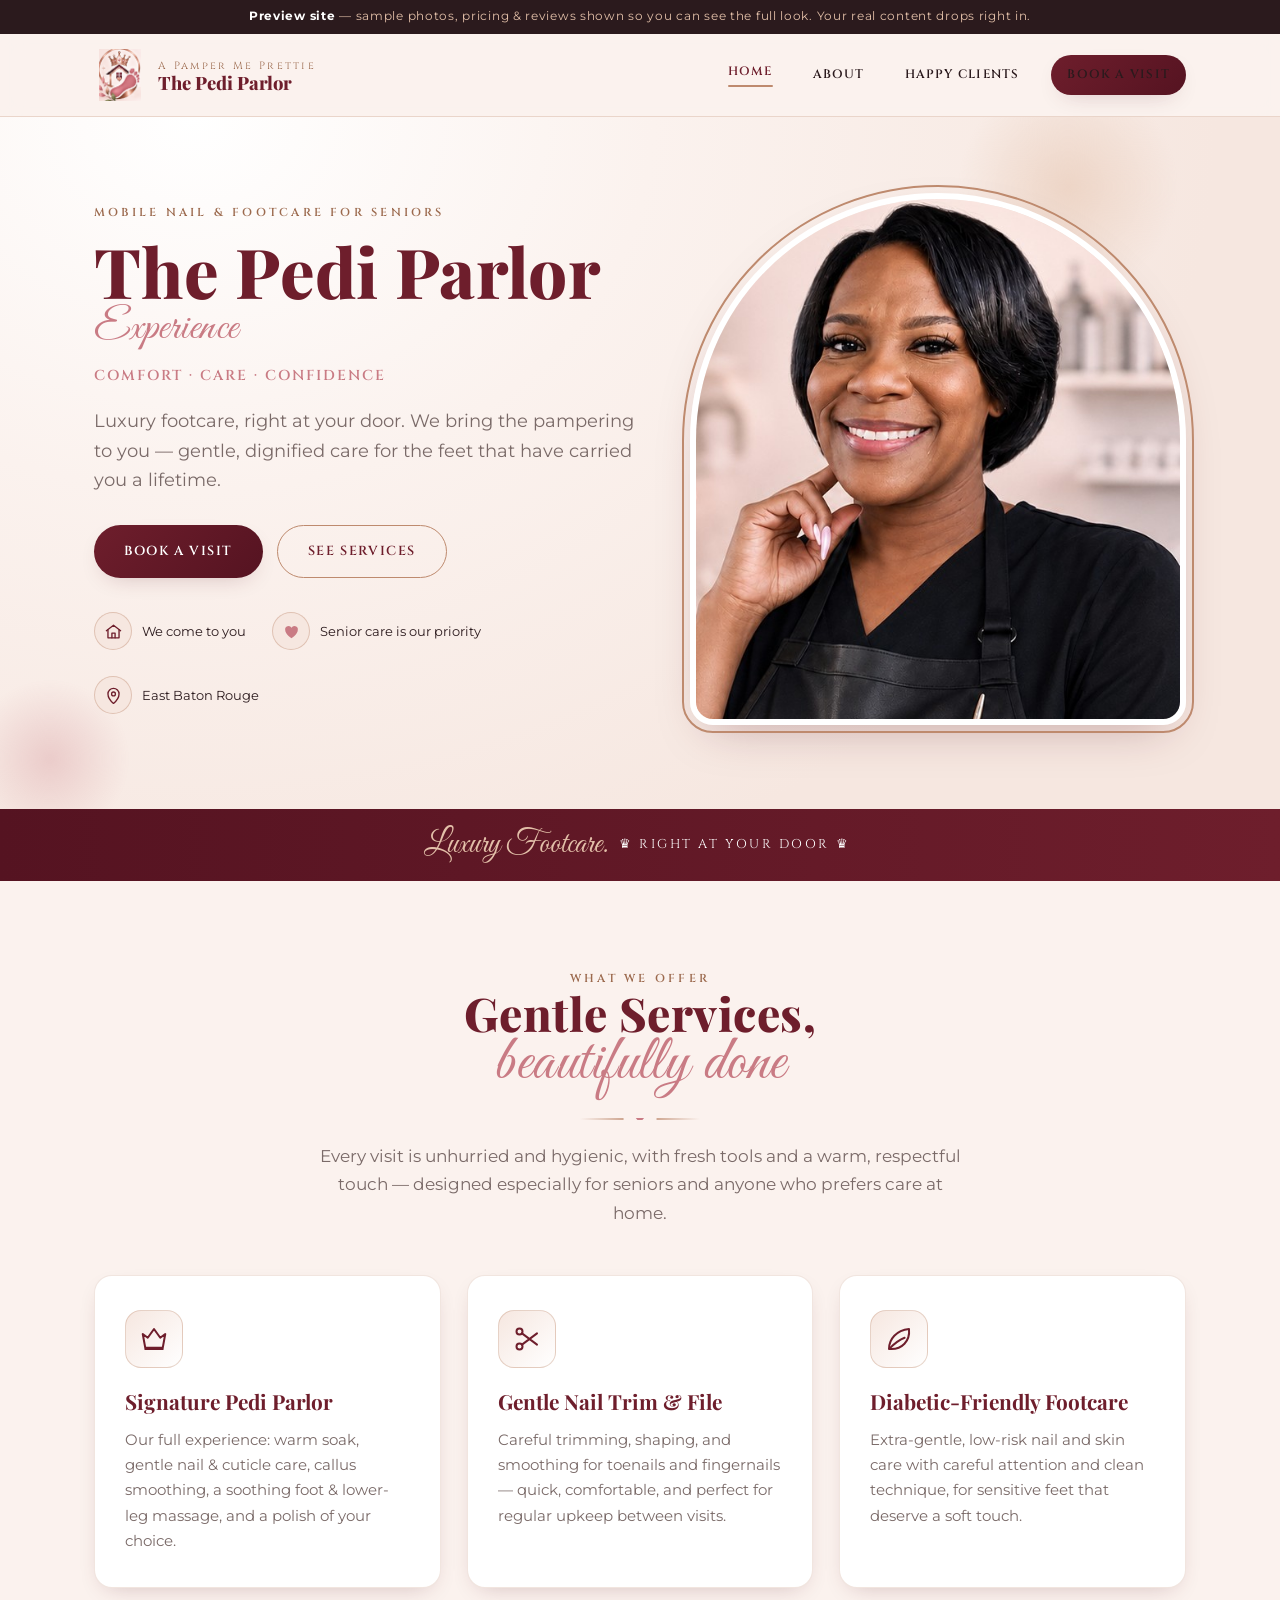
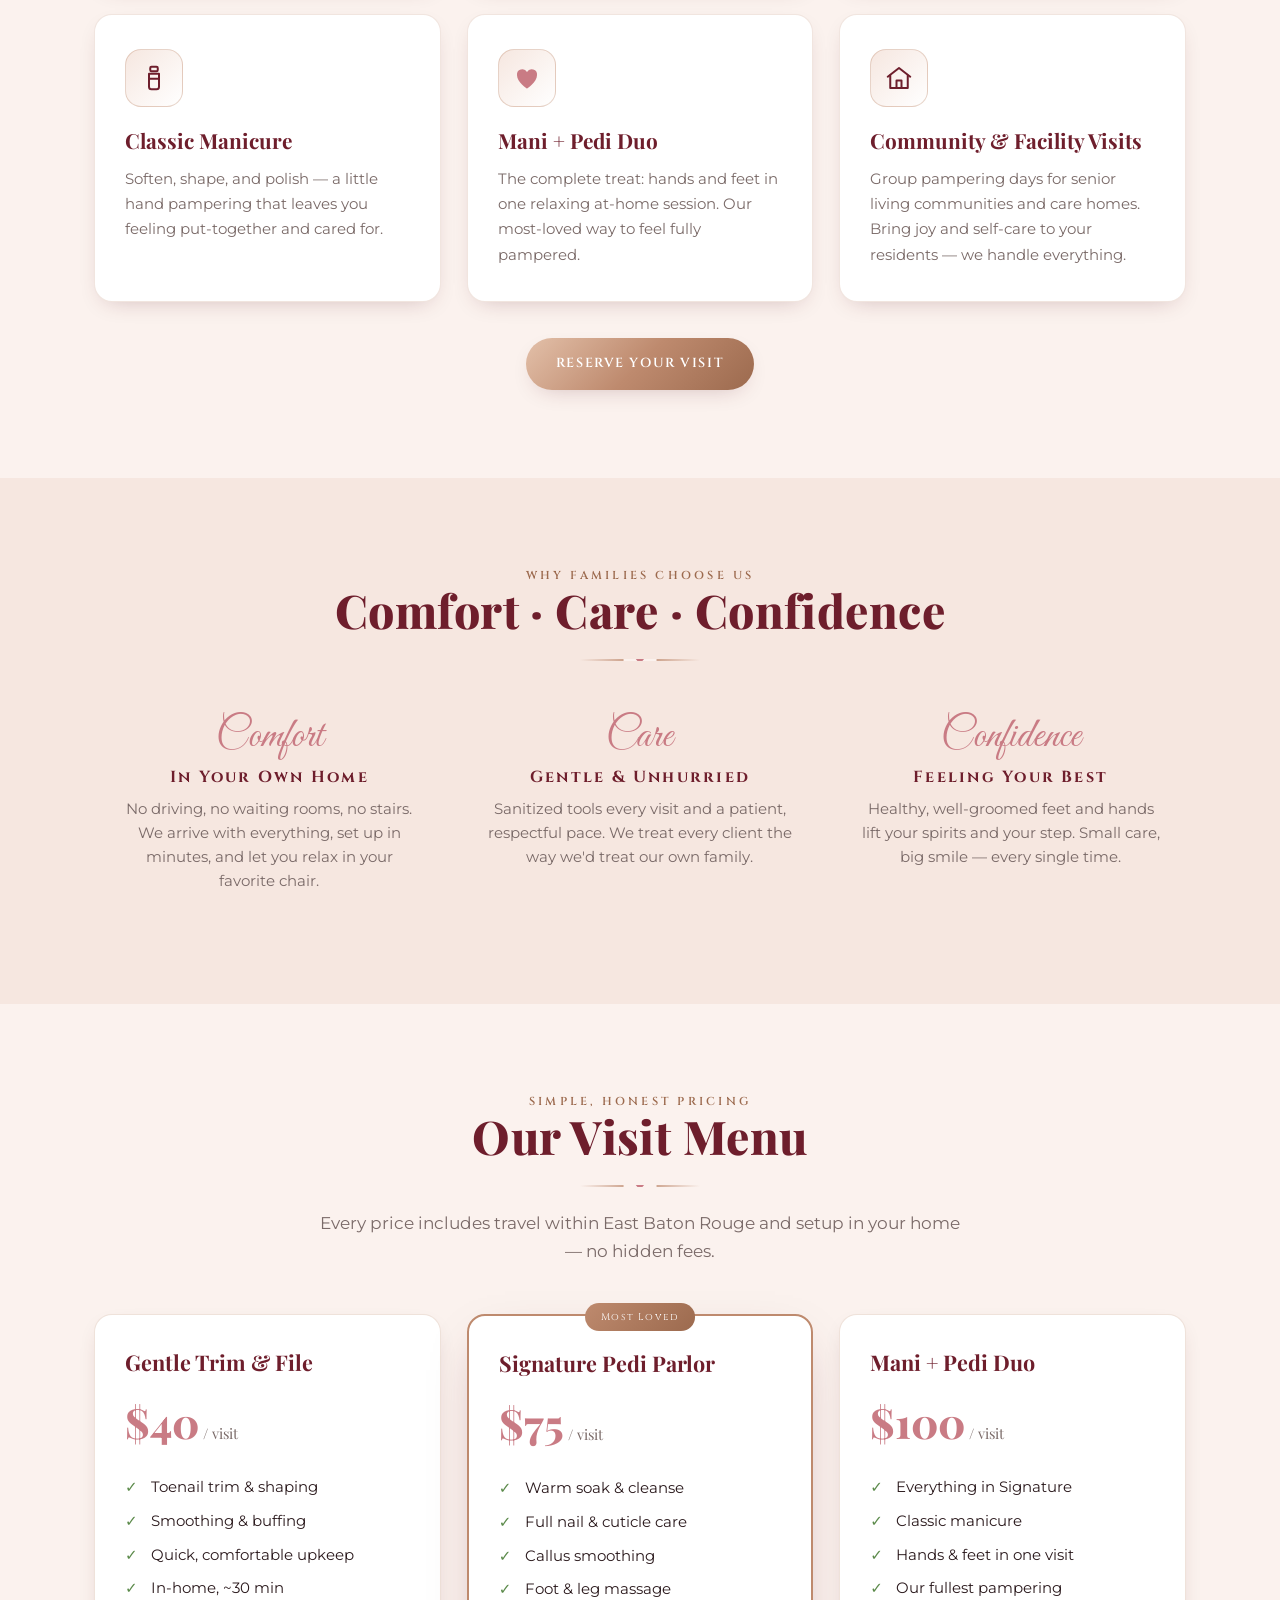
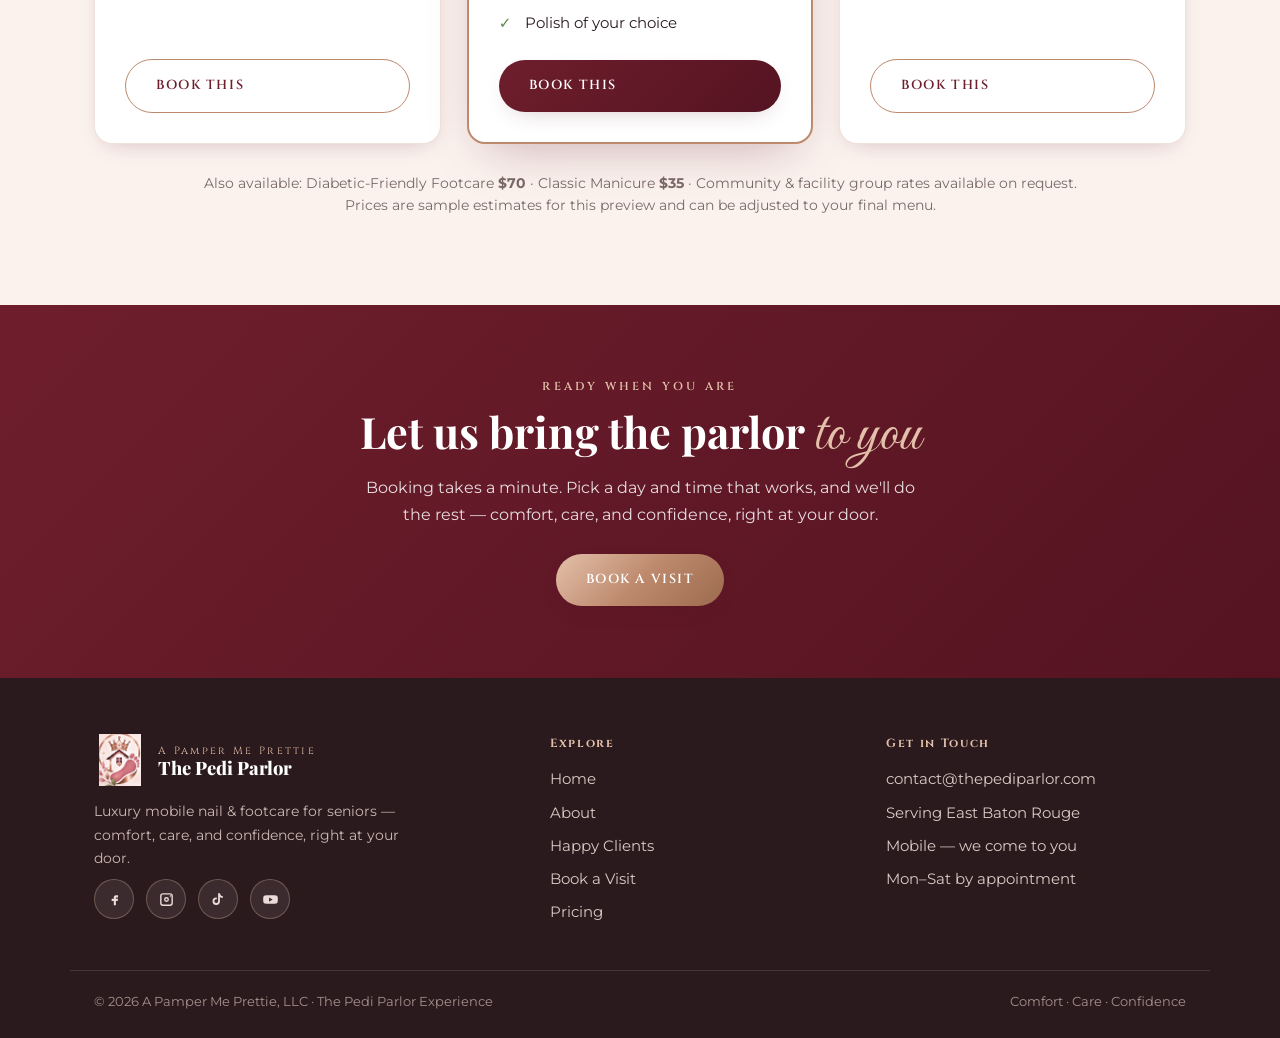
<file: index.html>
<!DOCTYPE html>
<html lang="en">
<head>
<meta charset="UTF-8">
<meta name="viewport" content="width=device-width, initial-scale=1.0">
<title>The Pedi Parlor Experience | Mobile Nail &amp; Footcare for Seniors — Baton Rouge</title>
<meta name="description" content="Luxury mobile nail &amp; footcare for seniors across East Baton Rouge. Comfort, care, and confidence — right at your door. A Pamper Me Prettie, LLC.">
<link rel="preconnect" href="https://fonts.googleapis.com">
<link rel="preconnect" href="https://fonts.gstatic.com" crossorigin>
<link href="https://fonts.googleapis.com/css2?family=Cinzel:wght@500;600;700&family=Playfair+Display:ital,wght@0,600;0,700;0,800;1,600&family=Great+Vibes&family=Montserrat:wght@400;500;600&display=swap" rel="stylesheet">
<link rel="stylesheet" href="css/styles.css">
</head>
<body>

<div class="demo-flag"><b>Preview site</b> — sample photos, pricing &amp; reviews shown so you can see the full look. Your real content drops right in.</div>

<!-- HEADER -->
<header class="site-header">
  <div class="container nav">
    <a class="brand" href="index.html">
      <img src="images/logo.png" alt="The Pedi Parlor Experience logo">
      <span class="bname">
        <span class="t1">A Pamper Me Prettie</span><br>
        <span class="t2">The Pedi Parlor</span>
      </span>
    </a>
    <button class="nav-toggle" aria-label="Menu"><span></span><span></span><span></span></button>
    <nav class="nav-links">
      <a href="index.html" class="active">Home</a>
      <a href="about.html">About</a>
      <a href="reviews.html">Happy Clients</a>
      <a href="booking.html" class="btn btn-primary">Book a Visit</a>
    </nav>
  </div>
</header>

<!-- HERO -->
<section class="hero">
  <div class="container hero-grid">
    <div class="hero-copy">
      <div class="eyebrow">Mobile Nail &amp; Footcare for Seniors</div>
      <h1>The Pedi Parlor<span class="script">Experience</span></h1>
      <div class="sub">Comfort · Care · Confidence</div>
      <p class="tag">Luxury footcare, right at your door. We bring the pampering to you — gentle, dignified care for the feet that have carried you a lifetime.</p>
      <div class="hero-cta">
        <a href="booking.html" class="btn btn-primary">Book a Visit</a>
        <a href="#services" class="btn btn-ghost">See Services</a>
      </div>
      <div class="hero-badges">
        <div class="b"><i><svg viewBox="0 0 24 24"><path d="M3 11l9-7 9 7"/><path d="M5 10v10h14V10"/><path d="M10 20v-6h4v6"/></svg></i> We come to you</div>
        <div class="b"><i><svg viewBox="0 0 24 24"><path class="fill" d="M12 20.5S4 15.5 4 9.8A4.3 4.3 0 0 1 12 7.2 4.3 4.3 0 0 1 20 9.8C20 15.5 12 20.5 12 20.5z"/></svg></i> Senior care is our priority</div>
        <div class="b"><i><svg viewBox="0 0 24 24"><path d="M12 22s7-6 7-12a7 7 0 0 0-14 0c0 6 7 12 7 12z"/><circle cx="12" cy="10" r="2.4"/></svg></i> East Baton Rouge</div>
      </div>
    </div>
    <div class="hero-photo">
      <div class="frame"><img src="images/owner.jpg" alt="Your Pedi Parlor nail technician"></div>
    </div>
  </div>
</section>

<!-- RIBBON -->
<div class="ribbon">
  <span class="script">Luxury Footcare.</span>
  <span class="caps">♛ Right at Your Door ♛</span>
</div>

<!-- SERVICES -->
<section class="section" id="services">
  <div class="container">
    <div class="center">
      <div class="eyebrow">What We Offer</div>
      <h2 class="section-title">Gentle Services, <span class="script">beautifully done</span></h2>
      <hr class="divider">
      <p class="lead">Every visit is unhurried and hygienic, with fresh tools and a warm, respectful touch — designed especially for seniors and anyone who prefers care at home.</p>
    </div>
    <div class="grid grid-3" style="margin-top:48px">
      <div class="card">
        <div class="ico"><svg viewBox="0 0 24 24"><path d="M3 8l4 3 5-7 5 7 4-3-2 11H5L3 8z"/><path d="M5 20h14"/></svg></div>
        <h3>Signature Pedi Parlor</h3>
        <p>Our full experience: warm soak, gentle nail &amp; cuticle care, callus smoothing, a soothing foot &amp; lower-leg massage, and a polish of your choice.</p>
      </div>
      <div class="card">
        <div class="ico"><svg viewBox="0 0 24 24"><circle cx="6" cy="6" r="2.4"/><circle cx="6" cy="18" r="2.4"/><path d="M8 7.5l12 9M8 16.5l12-9"/></svg></div>
        <h3>Gentle Nail Trim &amp; File</h3>
        <p>Careful trimming, shaping, and smoothing for toenails and fingernails — quick, comfortable, and perfect for regular upkeep between visits.</p>
      </div>
      <div class="card">
        <div class="ico"><svg viewBox="0 0 24 24"><path d="M4 20C4 12 10 5 20 4c1 10-6 16-14 16z"/><path d="M4.5 19.5C9 15 12.5 12.5 16.5 11"/></svg></div>
        <h3>Diabetic-Friendly Footcare</h3>
        <p>Extra-gentle, low-risk nail and skin care with careful attention and clean technique, for sensitive feet that deserve a soft touch.</p>
      </div>
      <div class="card">
        <div class="ico"><svg viewBox="0 0 24 24"><rect x="9" y="3" width="6" height="3.5" rx="1"/><path d="M8 8.5h8V19a2 2 0 0 1-2 2h-4a2 2 0 0 1-2-2z"/><path d="M8 12.5h8"/></svg></div>
        <h3>Classic Manicure</h3>
        <p>Soften, shape, and polish — a little hand pampering that leaves you feeling put-together and cared for.</p>
      </div>
      <div class="card">
        <div class="ico"><svg viewBox="0 0 24 24"><path class="fill" d="M12 20.5S4 15.5 4 9.8A4.3 4.3 0 0 1 12 7.2 4.3 4.3 0 0 1 20 9.8C20 15.5 12 20.5 12 20.5z"/></svg></div>
        <h3>Mani + Pedi Duo</h3>
        <p>The complete treat: hands and feet in one relaxing at-home session. Our most-loved way to feel fully pampered.</p>
      </div>
      <div class="card">
        <div class="ico"><svg viewBox="0 0 24 24"><path d="M3 11l9-7 9 7"/><path d="M5 10v10h14V10"/><path d="M10 20v-6h4v6"/></svg></div>
        <h3>Community &amp; Facility Visits</h3>
        <p>Group pampering days for senior living communities and care homes. Bring joy and self-care to your residents — we handle everything.</p>
      </div>
    </div>
    <p class="center" style="margin-top:36px"><a href="booking.html" class="btn btn-gold">Reserve Your Visit</a></p>
  </div>
</section>

<!-- VALUES -->
<section class="section values">
  <div class="container">
    <div class="center">
      <div class="eyebrow">Why Families Choose Us</div>
      <h2 class="section-title">Comfort · Care · Confidence</h2>
      <hr class="divider">
    </div>
    <div class="grid grid-3" style="margin-top:34px">
      <div class="value"><div class="n">Comfort</div><h4>In Your Own Home</h4><p>No driving, no waiting rooms, no stairs. We arrive with everything, set up in minutes, and let you relax in your favorite chair.</p></div>
      <div class="value"><div class="n">Care</div><h4>Gentle &amp; Unhurried</h4><p>Sanitized tools every visit and a patient, respectful pace. We treat every client the way we'd treat our own family.</p></div>
      <div class="value"><div class="n">Confidence</div><h4>Feeling Your Best</h4><p>Healthy, well-groomed feet and hands lift your spirits and your step. Small care, big smile — every single time.</p></div>
    </div>
  </div>
</section>

<!-- PRICING -->
<section class="section" id="pricing">
  <div class="container">
    <div class="center">
      <div class="eyebrow">Simple, Honest Pricing</div>
      <h2 class="section-title">Our Visit Menu</h2>
      <hr class="divider">
      <p class="lead">Every price includes travel within East Baton Rouge and setup in your home — no hidden fees.</p>
    </div>
    <div class="grid grid-3" style="margin-top:48px">
      <div class="price-card">
        <h3>Gentle Trim &amp; File</h3>
        <div class="amt">$40<small> / visit</small></div>
        <ul><li>Toenail trim &amp; shaping</li><li>Smoothing &amp; buffing</li><li>Quick, comfortable upkeep</li><li>In-home, ~30 min</li></ul>
        <a href="booking.html" class="btn btn-ghost">Book This</a>
      </div>
      <div class="price-card feature">
        <div class="flag">Most Loved</div>
        <h3>Signature Pedi Parlor</h3>
        <div class="amt">$75<small> / visit</small></div>
        <ul><li>Warm soak &amp; cleanse</li><li>Full nail &amp; cuticle care</li><li>Callus smoothing</li><li>Foot &amp; leg massage</li><li>Polish of your choice</li></ul>
        <a href="booking.html" class="btn btn-primary">Book This</a>
      </div>
      <div class="price-card">
        <h3>Mani + Pedi Duo</h3>
        <div class="amt">$100<small> / visit</small></div>
        <ul><li>Everything in Signature</li><li>Classic manicure</li><li>Hands &amp; feet in one visit</li><li>Our fullest pampering</li></ul>
        <a href="booking.html" class="btn btn-ghost">Book This</a>
      </div>
    </div>
    <p class="price-note">Also available: Diabetic-Friendly Footcare <b>$70</b> · Classic Manicure <b>$35</b> · Community &amp; facility group rates available on request.<br>Prices are sample estimates for this preview and can be adjusted to your final menu.</p>
  </div>
</section>

<!-- CTA -->
<section class="cta-band">
  <div class="container">
    <div class="eyebrow" style="color:var(--rosegold-lt)">Ready When You Are</div>
    <h2>Let us bring the parlor <span class="script">to you</span></h2>
    <p>Booking takes a minute. Pick a day and time that works, and we'll do the rest — comfort, care, and confidence, right at your door.</p>
    <a href="booking.html" class="btn btn-gold">Book a Visit</a>
  </div>
</section>

<!-- FOOTER -->
<footer class="site-footer" id="contact">
  <div class="container foot-grid">
    <div>
      <a class="brand" href="index.html">
        <img src="images/logo.png" alt="" style="width:52px;height:52px">
        <span class="bname"><span class="t1">A Pamper Me Prettie</span><br><span class="t2">The Pedi Parlor</span></span>
      </a>
      <p>Luxury mobile nail &amp; footcare for seniors — comfort, care, and confidence, right at your door.</p>
      <div class="socials">
        <a href="#" aria-label="Facebook" title="Facebook"><svg viewBox="0 0 24 24"><path d="M14 9h3V6h-3c-1.7 0-3 1.3-3 3v2H8v3h3v6h3v-6h2.5l.5-3H14V9z"/></svg></a>
        <a href="#" aria-label="Instagram" title="Instagram"><svg viewBox="0 0 24 24" fill-rule="evenodd"><path d="M7 3h10a4 4 0 0 1 4 4v10a4 4 0 0 1-4 4H7a4 4 0 0 1-4-4V7a4 4 0 0 1 4-4zm0 2a2 2 0 0 0-2 2v10a2 2 0 0 0 2 2h10a2 2 0 0 0 2-2V7a2 2 0 0 0-2-2H7zm5 3.5a3.5 3.5 0 1 0 0 7 3.5 3.5 0 0 0 0-7zm0 2a1.5 1.5 0 1 1 0 3 1.5 1.5 0 0 1 0-3zM17.5 6a1 1 0 1 0 0 2 1 1 0 0 0 0-2z"/></svg></a>
        <a href="#" aria-label="TikTok" title="TikTok"><svg viewBox="0 0 24 24"><path d="M14 3c.3 2.3 1.7 3.9 4 4.2v2.6c-1.5 0-2.9-.5-4-1.3v5.9a5.2 5.2 0 1 1-5.2-5.2c.3 0 .5 0 .8.1v2.7a2.6 2.6 0 1 0 1.8 2.5V3H14z"/></svg></a>
        <a href="#" aria-label="YouTube" title="YouTube"><svg viewBox="0 0 24 24" fill-rule="evenodd"><path d="M22 8.2a2.6 2.6 0 0 0-1.8-1.8C18.6 6 12 6 12 6s-6.6 0-8.2.4A2.6 2.6 0 0 0 2 8.2 27 27 0 0 0 1.6 12 27 27 0 0 0 2 15.8a2.6 2.6 0 0 0 1.8 1.8C5.4 18 12 18 12 18s6.6 0 8.2-.4a2.6 2.6 0 0 0 1.8-1.8A27 27 0 0 0 22.4 12 27 27 0 0 0 22 8.2zM10 15V9l5 3-5 3z"/></svg></a>
      </div>
    </div>
    <div class="foot-col">
      <h5>Explore</h5>
      <a href="index.html">Home</a>
      <a href="about.html">About</a>
      <a href="reviews.html">Happy Clients</a>
      <a href="booking.html">Book a Visit</a>
      <a href="index.html#pricing">Pricing</a>
    </div>
    <div class="foot-col">
      <h5>Get in Touch</h5>
      <a href="mailto:contact@thepediparlor.com">contact@thepediparlor.com</a>
      <span>Serving East Baton Rouge</span>
      <span>Mobile — we come to you</span>
      <span>Mon–Sat by appointment</span>
    </div>
  </div>
  <div class="container foot-bottom">
    <span>© 2026 A Pamper Me Prettie, LLC · The Pedi Parlor Experience</span>
    <span>Comfort · Care · Confidence</span>
  </div>
</footer>

<script src="js/main.js"></script>
</body>
</html>
</file>
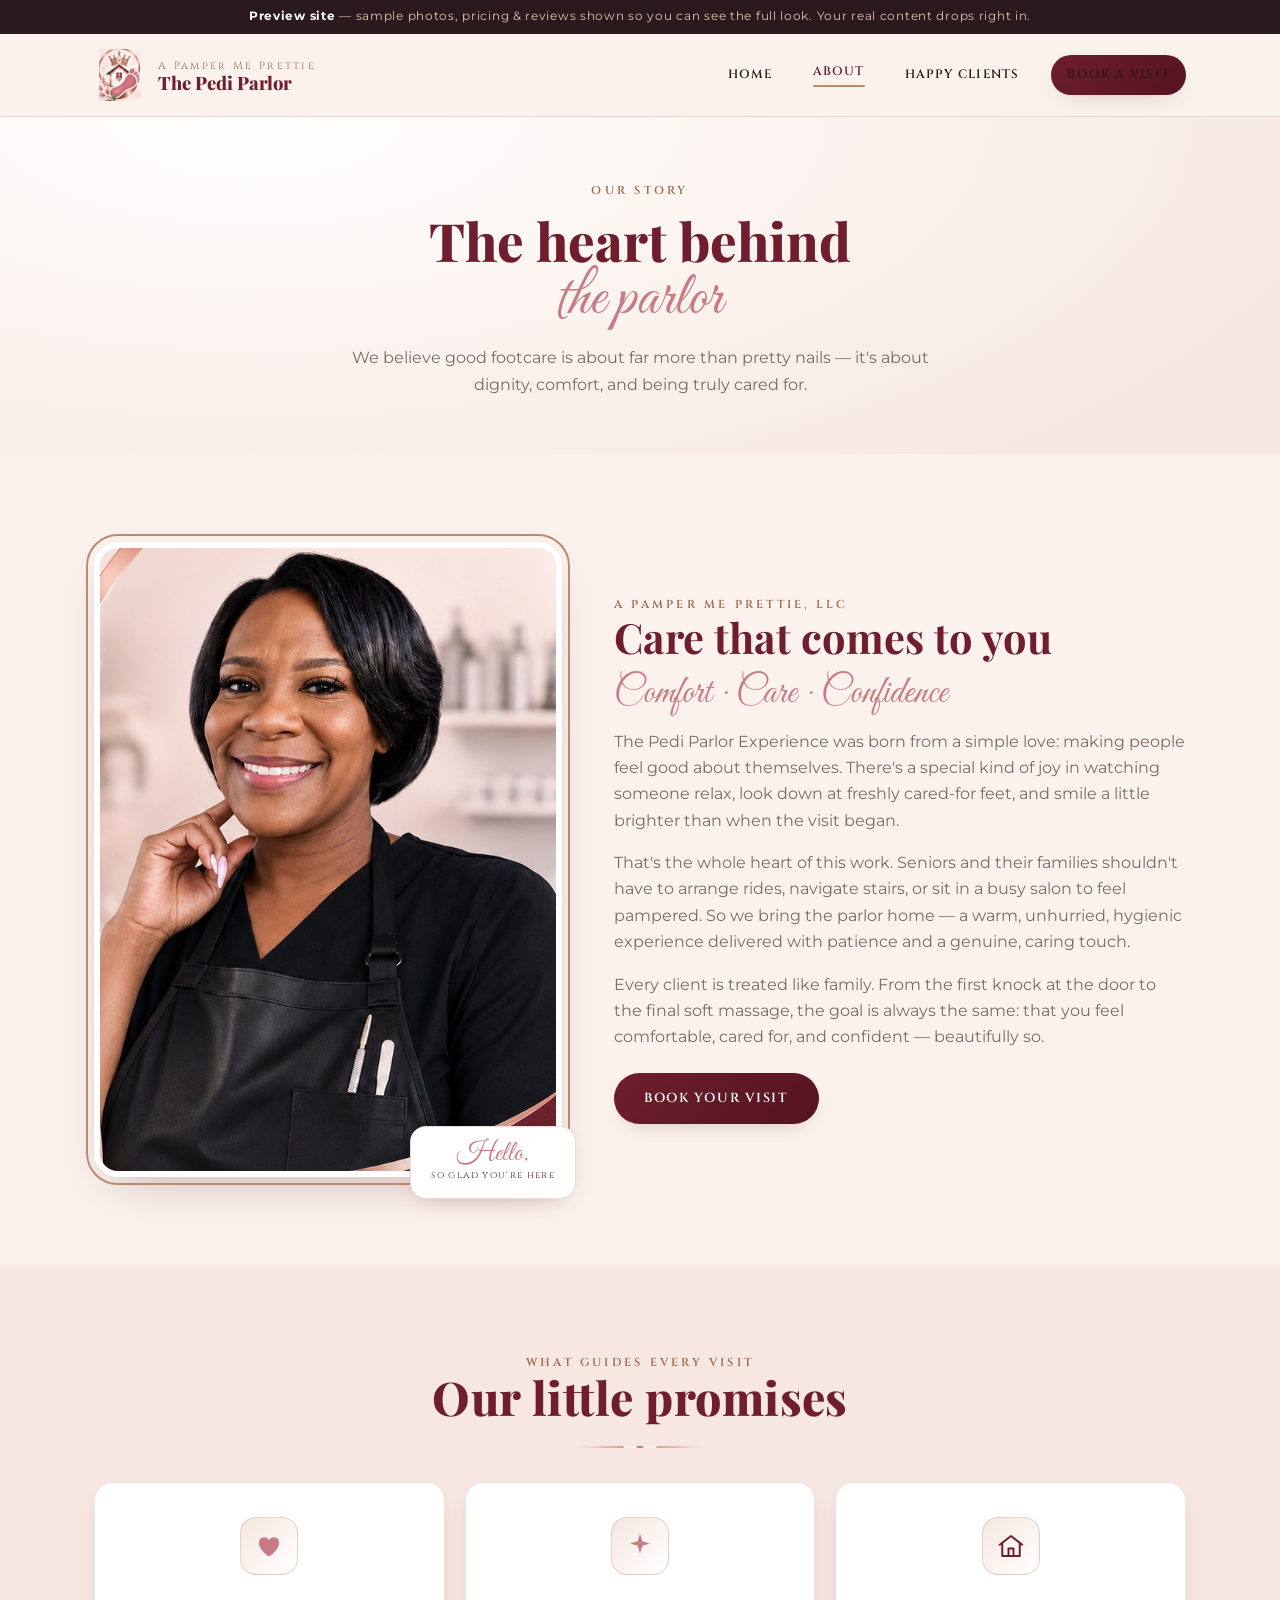
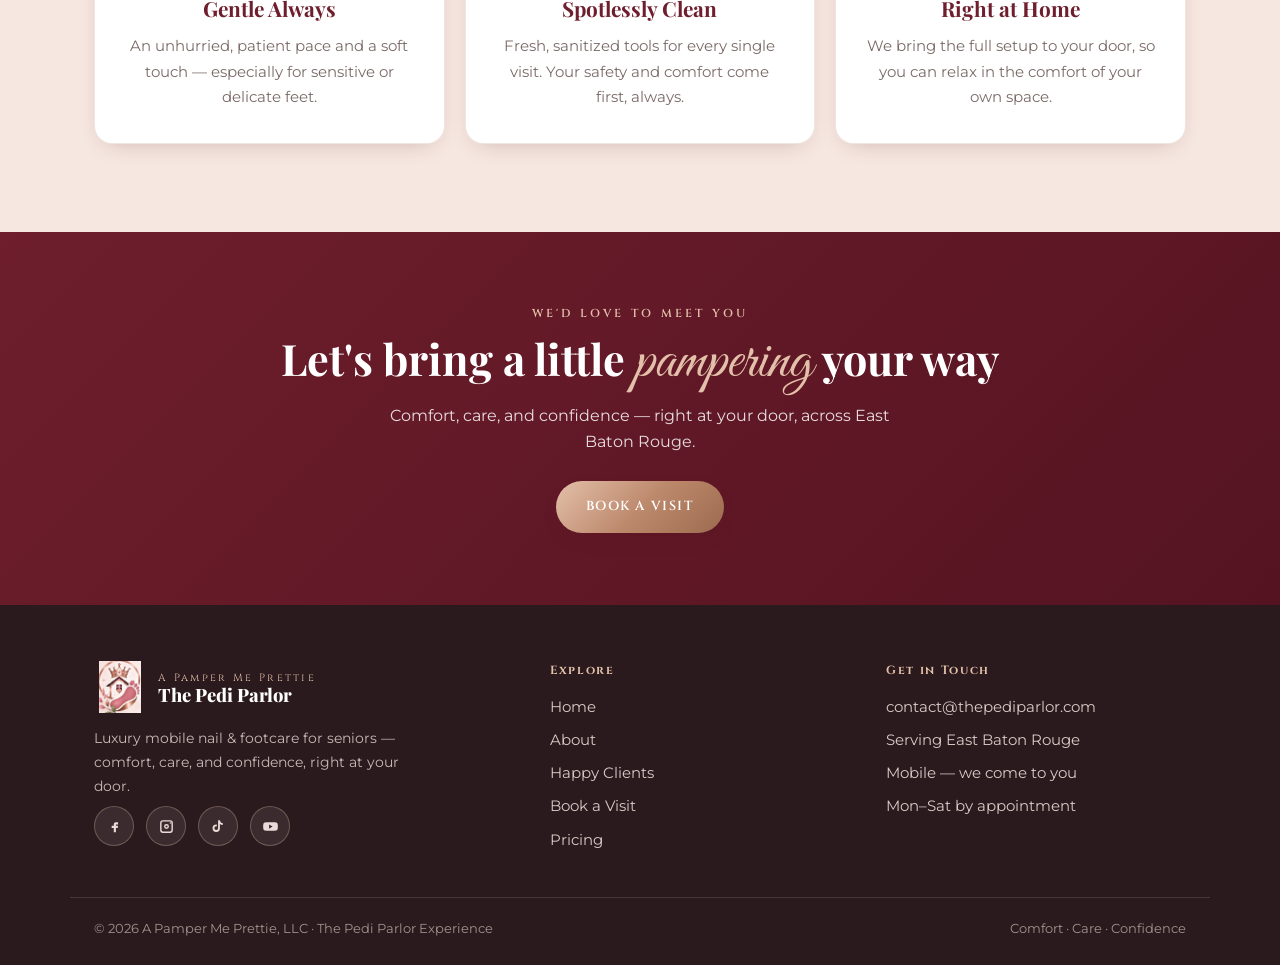
<file: about.html>
<!DOCTYPE html>
<html lang="en">
<head>
<meta charset="UTF-8">
<meta name="viewport" content="width=device-width, initial-scale=1.0">
<title>About | The Pedi Parlor Experience — Mobile Footcare for Seniors</title>
<meta name="description" content="Meet the heart behind The Pedi Parlor Experience — mobile nail &amp; footcare bringing comfort, care, and confidence to seniors across East Baton Rouge.">
<link rel="preconnect" href="https://fonts.googleapis.com">
<link rel="preconnect" href="https://fonts.gstatic.com" crossorigin>
<link href="https://fonts.googleapis.com/css2?family=Cinzel:wght@500;600;700&family=Playfair+Display:ital,wght@0,600;0,700;0,800;1,600&family=Great+Vibes&family=Montserrat:wght@400;500;600&display=swap" rel="stylesheet">
<link rel="stylesheet" href="css/styles.css">
</head>
<body>

<div class="demo-flag"><b>Preview site</b> — sample photos, pricing &amp; reviews shown so you can see the full look. Your real content drops right in.</div>

<header class="site-header">
  <div class="container nav">
    <a class="brand" href="index.html">
      <img src="images/logo.png" alt="The Pedi Parlor Experience logo">
      <span class="bname"><span class="t1">A Pamper Me Prettie</span><br><span class="t2">The Pedi Parlor</span></span>
    </a>
    <button class="nav-toggle" aria-label="Menu"><span></span><span></span><span></span></button>
    <nav class="nav-links">
      <a href="index.html">Home</a>
      <a href="about.html" class="active">About</a>
      <a href="reviews.html">Happy Clients</a>
      <a href="booking.html" class="btn btn-primary">Book a Visit</a>
    </nav>
  </div>
</header>

<section class="page-hero">
  <div class="container">
    <div class="eyebrow">Our Story</div>
    <h1>The heart behind <span class="script">the parlor</span></h1>
    <p>We believe good footcare is about far more than pretty nails — it's about dignity, comfort, and being truly cared for.</p>
  </div>
</section>

<section class="section">
  <div class="container about-grid">
    <div class="about-photo">
      <img src="images/owner.jpg" alt="The founder of The Pedi Parlor Experience">
      <div class="badge"><div class="n">Hello,</div><div class="l">so glad you're here</div></div>
    </div>
    <div class="about-text">
      <div class="eyebrow">A Pamper Me Prettie, LLC</div>
      <h2>Care that comes to you</h2>
      <p class="sig">Comfort · Care · Confidence</p>
      <p>The Pedi Parlor Experience was born from a simple love: making people feel good about themselves. There's a special kind of joy in watching someone relax, look down at freshly cared-for feet, and smile a little brighter than when the visit began.</p>
      <p>That's the whole heart of this work. Seniors and their families shouldn't have to arrange rides, navigate stairs, or sit in a busy salon to feel pampered. So we bring the parlor home — a warm, unhurried, hygienic experience delivered with patience and a genuine, caring touch.</p>
      <p>Every client is treated like family. From the first knock at the door to the final soft massage, the goal is always the same: that you feel comfortable, cared for, and confident — beautifully so.</p>
      <a href="booking.html" class="btn btn-primary" style="margin-top:22px">Book Your Visit</a>
    </div>
  </div>
</section>

<section class="section values">
  <div class="container">
    <div class="center">
      <div class="eyebrow">What Guides Every Visit</div>
      <h2 class="section-title">Our little promises</h2>
      <hr class="divider">
    </div>
    <div class="grid grid-3" style="margin-top:34px">
      <div class="card center"><div class="ico" style="margin:0 auto 16px"><svg viewBox="0 0 24 24"><path class="fill" d="M12 20.5S4 15.5 4 9.8A4.3 4.3 0 0 1 12 7.2 4.3 4.3 0 0 1 20 9.8C20 15.5 12 20.5 12 20.5z"/></svg></div><h3>Gentle Always</h3><p>An unhurried, patient pace and a soft touch — especially for sensitive or delicate feet.</p></div>
      <div class="card center"><div class="ico" style="margin:0 auto 16px"><svg viewBox="0 0 24 24"><path class="fill" d="M12 2l1.8 6.2L20 10l-6.2 1.8L12 18l-1.8-6.2L4 10l6.2-1.8z"/></svg></div><h3>Spotlessly Clean</h3><p>Fresh, sanitized tools for every single visit. Your safety and comfort come first, always.</p></div>
      <div class="card center"><div class="ico" style="margin:0 auto 16px"><svg viewBox="0 0 24 24"><path d="M3 11l9-7 9 7"/><path d="M5 10v10h14V10"/><path d="M10 20v-6h4v6"/></svg></div><h3>Right at Home</h3><p>We bring the full setup to your door, so you can relax in the comfort of your own space.</p></div>
    </div>
  </div>
</section>

<section class="cta-band">
  <div class="container">
    <div class="eyebrow" style="color:var(--rosegold-lt)">We'd Love to Meet You</div>
    <h2>Let's bring a little <span class="script">pampering</span> your way</h2>
    <p>Comfort, care, and confidence — right at your door, across East Baton Rouge.</p>
    <a href="booking.html" class="btn btn-gold">Book a Visit</a>
  </div>
</section>

<footer class="site-footer" id="contact">
  <div class="container foot-grid">
    <div>
      <a class="brand" href="index.html"><img src="images/logo.png" alt="" style="width:52px;height:52px"><span class="bname"><span class="t1">A Pamper Me Prettie</span><br><span class="t2">The Pedi Parlor</span></span></a>
      <p>Luxury mobile nail &amp; footcare for seniors — comfort, care, and confidence, right at your door.</p>
      <div class="socials">
        <a href="#" title="Facebook"><svg viewBox="0 0 24 24"><path d="M14 9h3V6h-3c-1.7 0-3 1.3-3 3v2H8v3h3v6h3v-6h2.5l.5-3H14V9z"/></svg></a><a href="#" title="Instagram"><svg viewBox="0 0 24 24" fill-rule="evenodd"><path d="M7 3h10a4 4 0 0 1 4 4v10a4 4 0 0 1-4 4H7a4 4 0 0 1-4-4V7a4 4 0 0 1 4-4zm0 2a2 2 0 0 0-2 2v10a2 2 0 0 0 2 2h10a2 2 0 0 0 2-2V7a2 2 0 0 0-2-2H7zm5 3.5a3.5 3.5 0 1 0 0 7 3.5 3.5 0 0 0 0-7zm0 2a1.5 1.5 0 1 1 0 3 1.5 1.5 0 0 1 0-3zM17.5 6a1 1 0 1 0 0 2 1 1 0 0 0 0-2z"/></svg></a><a href="#" title="TikTok"><svg viewBox="0 0 24 24"><path d="M14 3c.3 2.3 1.7 3.9 4 4.2v2.6c-1.5 0-2.9-.5-4-1.3v5.9a5.2 5.2 0 1 1-5.2-5.2c.3 0 .5 0 .8.1v2.7a2.6 2.6 0 1 0 1.8 2.5V3H14z"/></svg></a><a href="#" title="YouTube"><svg viewBox="0 0 24 24" fill-rule="evenodd"><path d="M22 8.2a2.6 2.6 0 0 0-1.8-1.8C18.6 6 12 6 12 6s-6.6 0-8.2.4A2.6 2.6 0 0 0 2 8.2 27 27 0 0 0 1.6 12 27 27 0 0 0 2 15.8a2.6 2.6 0 0 0 1.8 1.8C5.4 18 12 18 12 18s6.6 0 8.2-.4a2.6 2.6 0 0 0 1.8-1.8A27 27 0 0 0 22.4 12 27 27 0 0 0 22 8.2zM10 15V9l5 3-5 3z"/></svg></a>
      </div>
    </div>
    <div class="foot-col"><h5>Explore</h5><a href="index.html">Home</a><a href="about.html">About</a><a href="reviews.html">Happy Clients</a><a href="booking.html">Book a Visit</a><a href="index.html#pricing">Pricing</a></div>
    <div class="foot-col"><h5>Get in Touch</h5><a href="mailto:contact@thepediparlor.com">contact@thepediparlor.com</a><span>Serving East Baton Rouge</span><span>Mobile — we come to you</span><span>Mon–Sat by appointment</span></div>
  </div>
  <div class="container foot-bottom"><span>© 2026 A Pamper Me Prettie, LLC · The Pedi Parlor Experience</span><span>Comfort · Care · Confidence</span></div>
</footer>

<script src="js/main.js"></script>
</body>
</html>
</file>
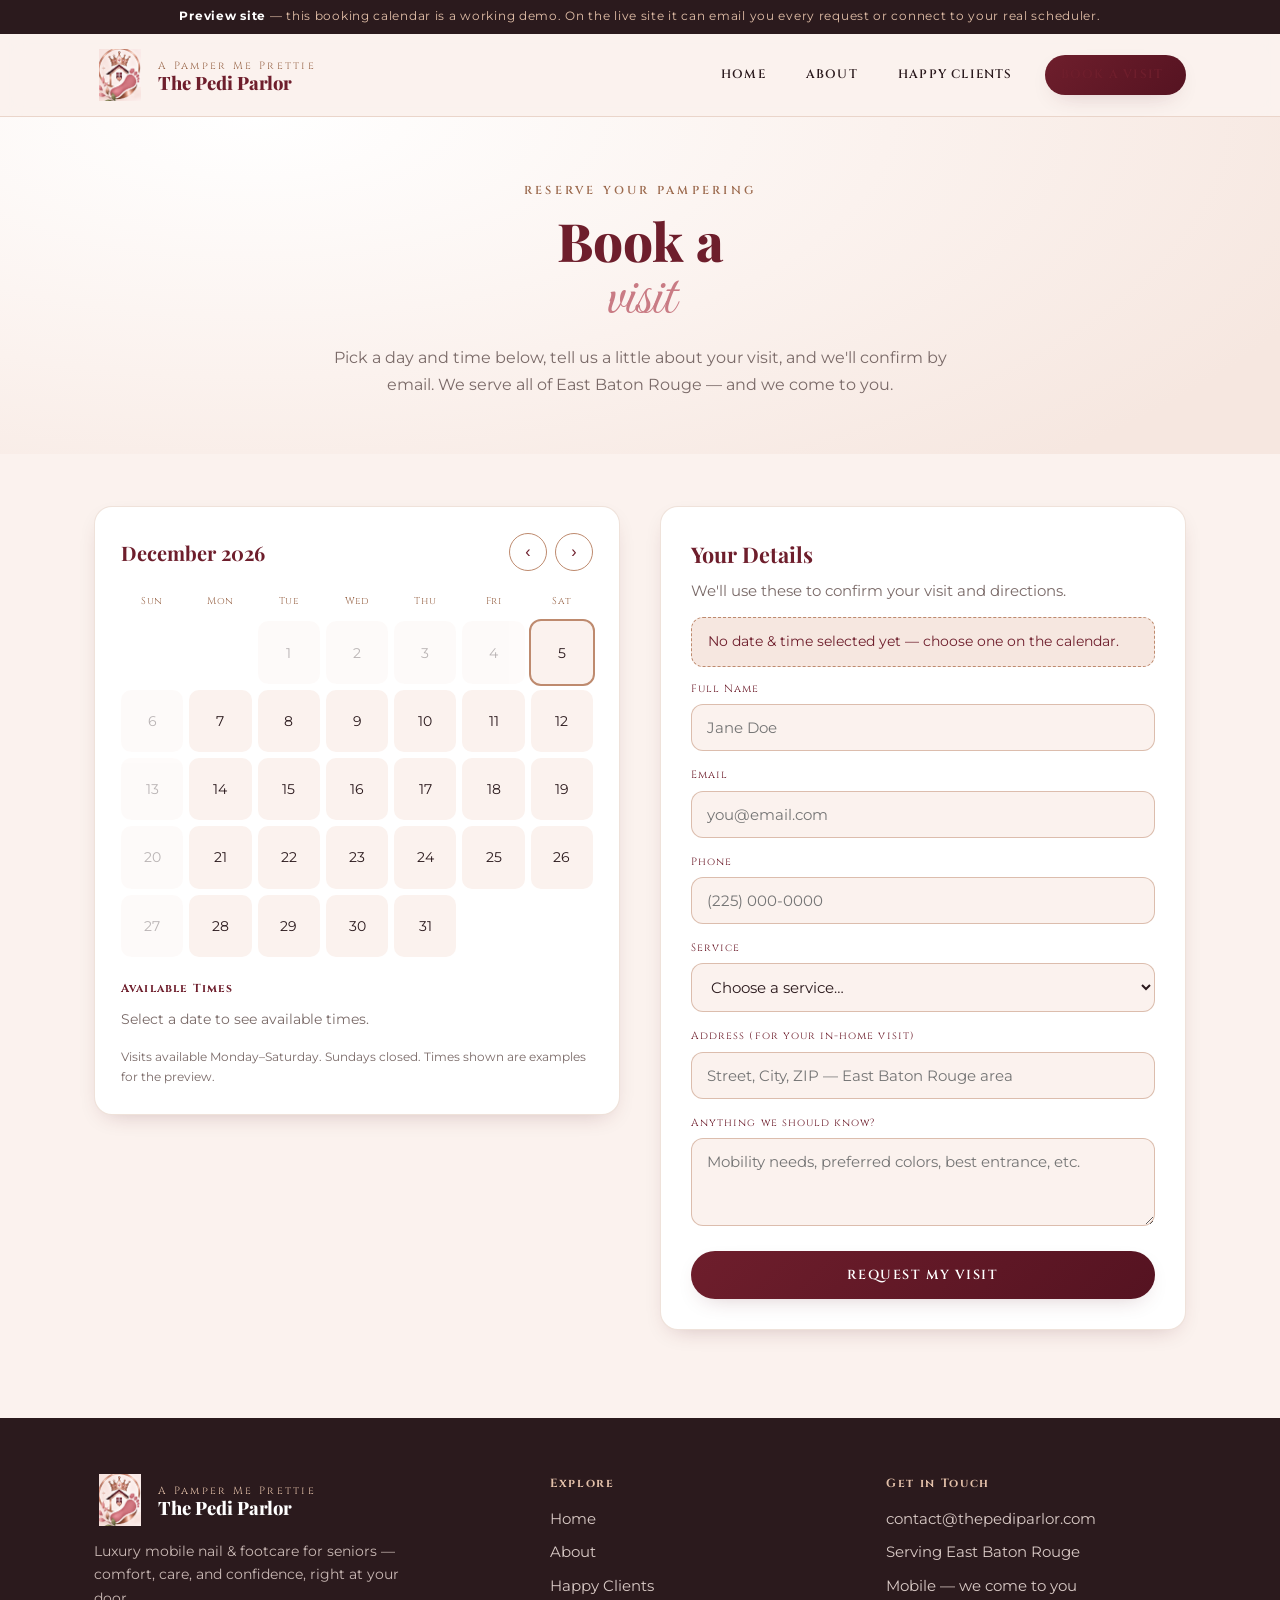
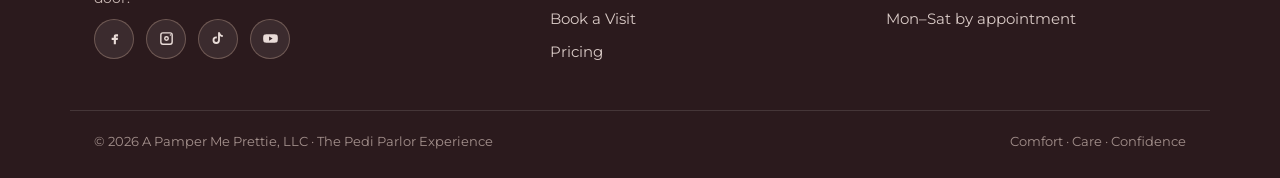
<file: booking.html>
<!DOCTYPE html>
<html lang="en">
<head>
<meta charset="UTF-8">
<meta name="viewport" content="width=device-width, initial-scale=1.0">
<title>Book a Visit | The Pedi Parlor Experience</title>
<meta name="description" content="Book your in-home nail &amp; footcare visit across East Baton Rouge. Pick a day and time — we bring the pampering to you.">
<link rel="preconnect" href="https://fonts.googleapis.com">
<link rel="preconnect" href="https://fonts.gstatic.com" crossorigin>
<link href="https://fonts.googleapis.com/css2?family=Cinzel:wght@500;600;700&family=Playfair+Display:ital,wght@0,600;0,700;0,800;1,600&family=Great+Vibes&family=Montserrat:wght@400;500;600&display=swap" rel="stylesheet">
<link rel="stylesheet" href="css/styles.css">
</head>
<body>

<div class="demo-flag"><b>Preview site</b> — this booking calendar is a working demo. On the live site it can email you every request or connect to your real scheduler.</div>

<header class="site-header">
  <div class="container nav">
    <a class="brand" href="index.html">
      <img src="images/logo.png" alt="The Pedi Parlor Experience logo">
      <span class="bname"><span class="t1">A Pamper Me Prettie</span><br><span class="t2">The Pedi Parlor</span></span>
    </a>
    <button class="nav-toggle" aria-label="Menu"><span></span><span></span><span></span></button>
    <nav class="nav-links">
      <a href="index.html">Home</a>
      <a href="about.html">About</a>
      <a href="reviews.html">Happy Clients</a>
      <a href="booking.html" class="btn btn-primary active">Book a Visit</a>
    </nav>
  </div>
</header>

<section class="page-hero">
  <div class="container">
    <div class="eyebrow">Reserve Your Pampering</div>
    <h1>Book a <span class="script">visit</span></h1>
    <p>Pick a day and time below, tell us a little about your visit, and we'll confirm by email. We serve all of East Baton Rouge — and we come to you.</p>
  </div>
</section>

<section class="section" style="padding-top:52px">
  <div class="container book-grid">

    <!-- CALENDAR -->
    <div class="cal">
      <div class="cal-head">
        <h3 id="calMonth">Month</h3>
        <div class="cal-nav">
          <button id="prevM" aria-label="Previous month">‹</button>
          <button id="nextM" aria-label="Next month">›</button>
        </div>
      </div>
      <div class="cal-grid" id="calDows">
        <div class="dow">Sun</div><div class="dow">Mon</div><div class="dow">Tue</div><div class="dow">Wed</div><div class="dow">Thu</div><div class="dow">Fri</div><div class="dow">Sat</div>
      </div>
      <div class="cal-grid" id="calDays" style="margin-top:6px"></div>

      <div class="slots">
        <h4>Available Times</h4>
        <div class="slot-list" id="slotList"><span class="slot-empty">Select a date to see available times.</span></div>
      </div>
      <p style="font-size:.78rem;color:var(--muted);margin-top:16px">Visits available Monday–Saturday. Sundays closed. Times shown are examples for the preview.</p>
    </div>

    <!-- FORM -->
    <div class="form-card">
      <h3>Your Details</h3>
      <p style="color:var(--muted);font-size:.92rem">We'll use these to confirm your visit and directions.</p>
      <div class="picked" id="picked">No date &amp; time selected yet — choose one on the calendar.</div>

      <form id="bookForm">
        <div class="field"><label>Full Name</label><input type="text" name="name" placeholder="Jane Doe" required></div>
        <div class="field"><label>Email</label><input type="email" name="email" placeholder="you@email.com" required></div>
        <div class="field"><label>Phone</label><input type="tel" name="phone" placeholder="(225) 000-0000"></div>
        <div class="field"><label>Service</label>
          <select name="service" required>
            <option value="">Choose a service…</option>
            <option>Gentle Nail Trim &amp; File — $40</option>
            <option>Signature Pedi Parlor — $75</option>
            <option>Diabetic-Friendly Footcare — $70</option>
            <option>Classic Manicure — $35</option>
            <option>Mani + Pedi Duo — $100</option>
            <option>Community / Facility Visit — quote</option>
          </select>
        </div>
        <div class="field"><label>Address (for your in-home visit)</label><input type="text" name="address" placeholder="Street, City, ZIP — East Baton Rouge area"></div>
        <div class="field"><label>Anything we should know?</label><textarea name="notes" placeholder="Mobility needs, preferred colors, best entrance, etc."></textarea></div>
        <button type="submit" class="btn btn-primary" style="width:100%;justify-content:center">Request My Visit</button>
      </form>

      <div class="form-ok" id="formOk">
        <div class="big">Thank you!</div>
        <p id="okMsg">Your visit request has been received. We'll confirm by email shortly.</p>
      </div>
    </div>

  </div>
</section>

<footer class="site-footer" id="contact">
  <div class="container foot-grid">
    <div>
      <a class="brand" href="index.html"><img src="images/logo.png" alt="" style="width:52px;height:52px"><span class="bname"><span class="t1">A Pamper Me Prettie</span><br><span class="t2">The Pedi Parlor</span></span></a>
      <p>Luxury mobile nail &amp; footcare for seniors — comfort, care, and confidence, right at your door.</p>
      <div class="socials"><a href="#" title="Facebook"><svg viewBox="0 0 24 24"><path d="M14 9h3V6h-3c-1.7 0-3 1.3-3 3v2H8v3h3v6h3v-6h2.5l.5-3H14V9z"/></svg></a><a href="#" title="Instagram"><svg viewBox="0 0 24 24" fill-rule="evenodd"><path d="M7 3h10a4 4 0 0 1 4 4v10a4 4 0 0 1-4 4H7a4 4 0 0 1-4-4V7a4 4 0 0 1 4-4zm0 2a2 2 0 0 0-2 2v10a2 2 0 0 0 2 2h10a2 2 0 0 0 2-2V7a2 2 0 0 0-2-2H7zm5 3.5a3.5 3.5 0 1 0 0 7 3.5 3.5 0 0 0 0-7zm0 2a1.5 1.5 0 1 1 0 3 1.5 1.5 0 0 1 0-3zM17.5 6a1 1 0 1 0 0 2 1 1 0 0 0 0-2z"/></svg></a><a href="#" title="TikTok"><svg viewBox="0 0 24 24"><path d="M14 3c.3 2.3 1.7 3.9 4 4.2v2.6c-1.5 0-2.9-.5-4-1.3v5.9a5.2 5.2 0 1 1-5.2-5.2c.3 0 .5 0 .8.1v2.7a2.6 2.6 0 1 0 1.8 2.5V3H14z"/></svg></a><a href="#" title="YouTube"><svg viewBox="0 0 24 24" fill-rule="evenodd"><path d="M22 8.2a2.6 2.6 0 0 0-1.8-1.8C18.6 6 12 6 12 6s-6.6 0-8.2.4A2.6 2.6 0 0 0 2 8.2 27 27 0 0 0 1.6 12 27 27 0 0 0 2 15.8a2.6 2.6 0 0 0 1.8 1.8C5.4 18 12 18 12 18s6.6 0 8.2-.4a2.6 2.6 0 0 0 1.8-1.8A27 27 0 0 0 22.4 12 27 27 0 0 0 22 8.2zM10 15V9l5 3-5 3z"/></svg></a></div>
    </div>
    <div class="foot-col"><h5>Explore</h5><a href="index.html">Home</a><a href="about.html">About</a><a href="reviews.html">Happy Clients</a><a href="booking.html">Book a Visit</a><a href="index.html#pricing">Pricing</a></div>
    <div class="foot-col"><h5>Get in Touch</h5><a href="mailto:contact@thepediparlor.com">contact@thepediparlor.com</a><span>Serving East Baton Rouge</span><span>Mobile — we come to you</span><span>Mon–Sat by appointment</span></div>
  </div>
  <div class="container foot-bottom"><span>© 2026 A Pamper Me Prettie, LLC · The Pedi Parlor Experience</span><span>Comfort · Care · Confidence</span></div>
</footer>

<script src="js/main.js"></script>
<script src="js/calendar.js"></script>
</body>
</html>
</file>
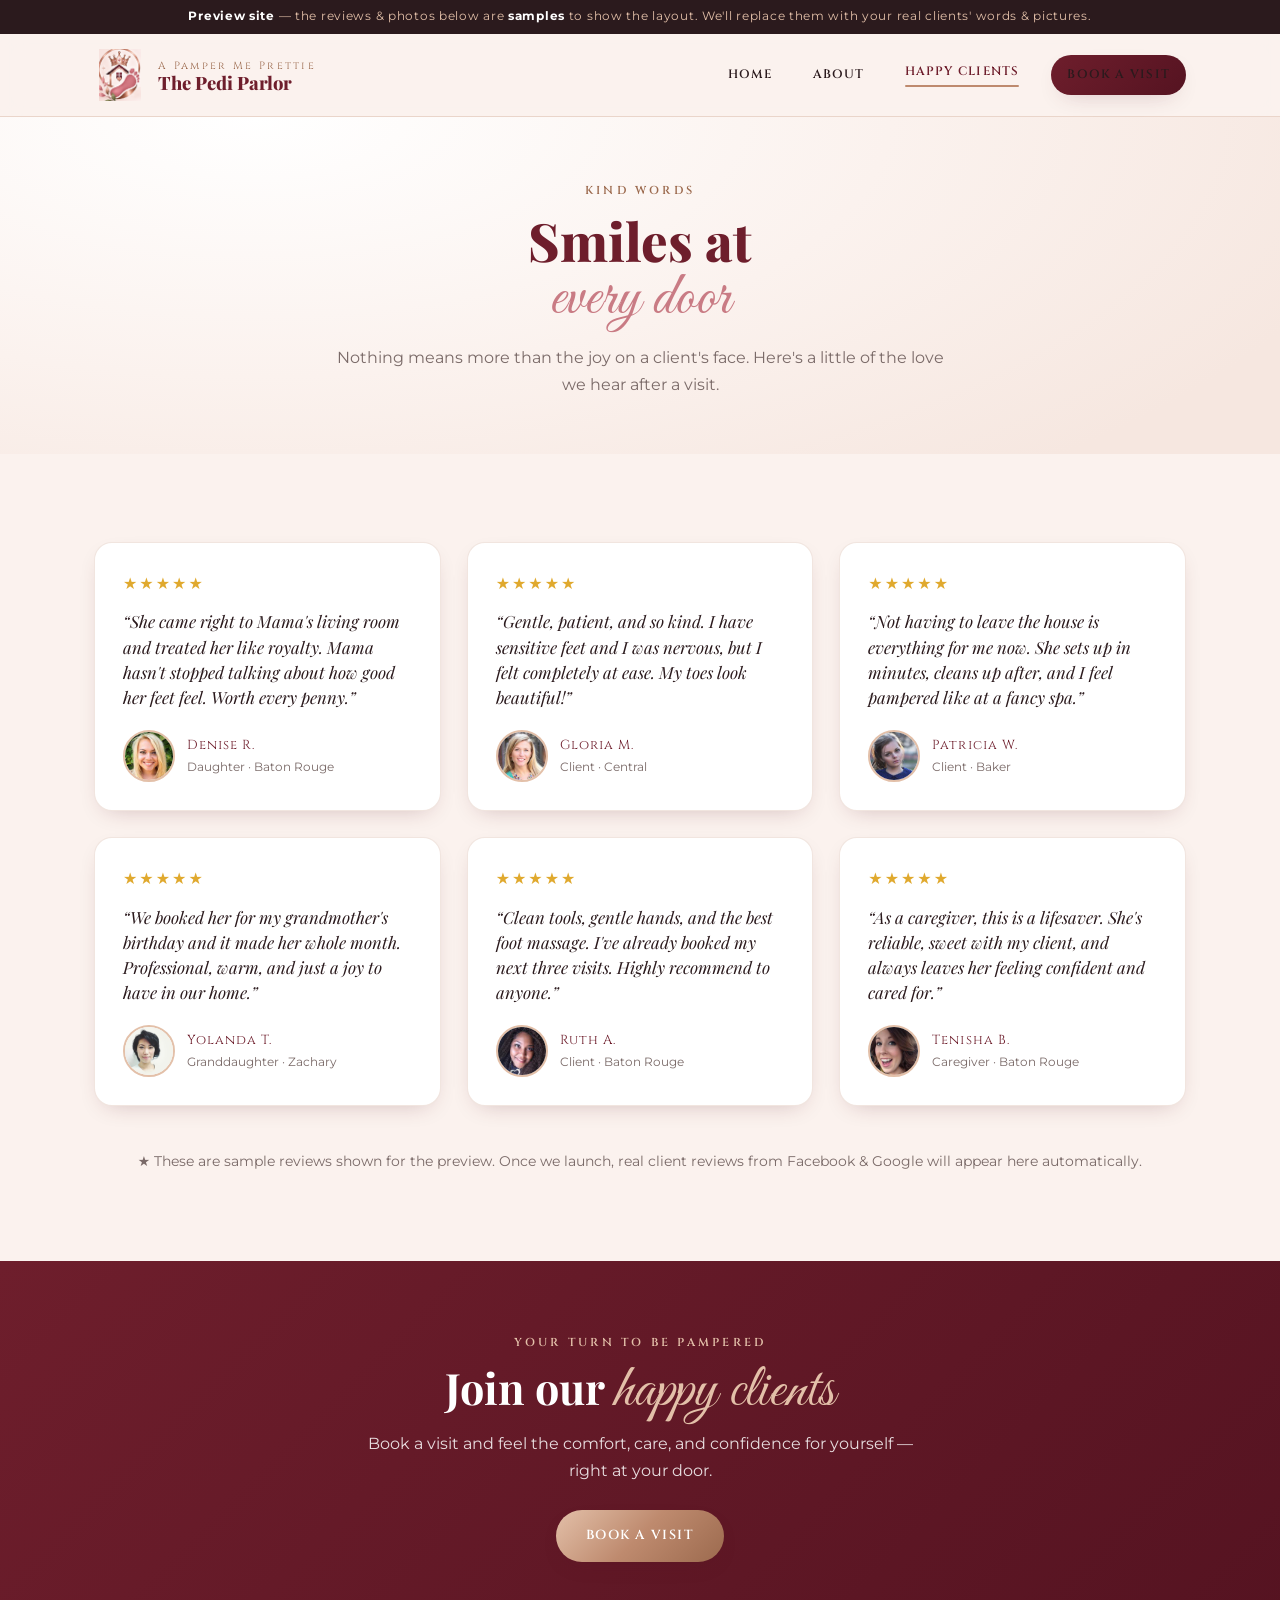
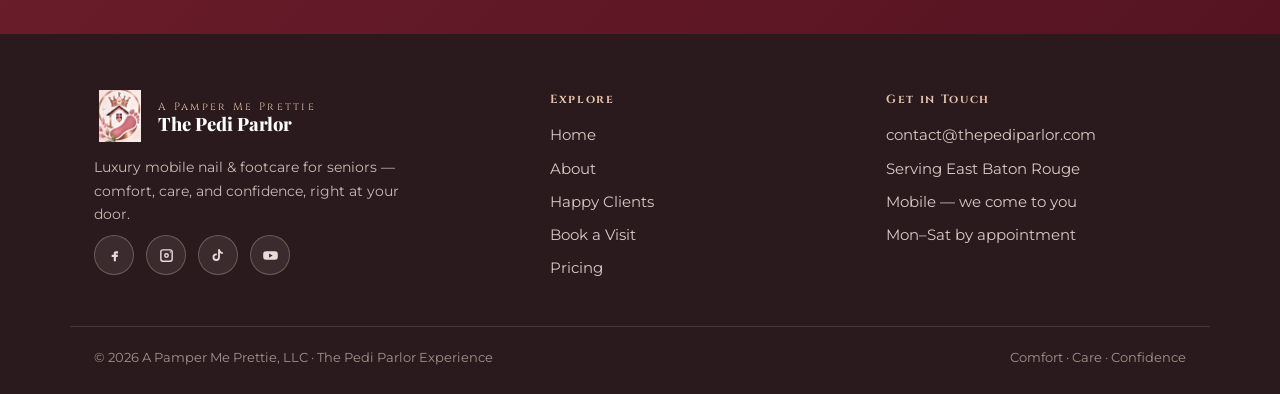
<file: reviews.html>
<!DOCTYPE html>
<html lang="en">
<head>
<meta charset="UTF-8">
<meta name="viewport" content="width=device-width, initial-scale=1.0">
<title>Happy Clients | The Pedi Parlor Experience</title>
<meta name="description" content="See why families across East Baton Rouge love The Pedi Parlor Experience — gentle, luxury mobile footcare for seniors.">
<link rel="preconnect" href="https://fonts.googleapis.com">
<link rel="preconnect" href="https://fonts.gstatic.com" crossorigin>
<link href="https://fonts.googleapis.com/css2?family=Cinzel:wght@500;600;700&family=Playfair+Display:ital,wght@0,600;0,700;0,800;1,600&family=Great+Vibes&family=Montserrat:wght@400;500;600&display=swap" rel="stylesheet">
<link rel="stylesheet" href="css/styles.css">
</head>
<body>

<div class="demo-flag"><b>Preview site</b> — the reviews &amp; photos below are <b>samples</b> to show the layout. We'll replace them with your real clients' words &amp; pictures.</div>

<header class="site-header">
  <div class="container nav">
    <a class="brand" href="index.html">
      <img src="images/logo.png" alt="The Pedi Parlor Experience logo">
      <span class="bname"><span class="t1">A Pamper Me Prettie</span><br><span class="t2">The Pedi Parlor</span></span>
    </a>
    <button class="nav-toggle" aria-label="Menu"><span></span><span></span><span></span></button>
    <nav class="nav-links">
      <a href="index.html">Home</a>
      <a href="about.html">About</a>
      <a href="reviews.html" class="active">Happy Clients</a>
      <a href="booking.html" class="btn btn-primary">Book a Visit</a>
    </nav>
  </div>
</header>

<section class="page-hero">
  <div class="container">
    <div class="eyebrow">Kind Words</div>
    <h1>Smiles at <span class="script">every door</span></h1>
    <p>Nothing means more than the joy on a client's face. Here's a little of the love we hear after a visit.</p>
  </div>
</section>

<section class="section">
  <div class="container">
    <div class="grid grid-3">

      <div class="review-card">
        <div class="stars">★★★★★</div>
        <blockquote>“She came right to Mama's living room and treated her like royalty. Mama hasn't stopped talking about how good her feet feel. Worth every penny.”</blockquote>
        <div class="who"><img src="images/customers/c1.jpg" alt="Happy client"><div><div class="nm">Denise R.</div><div class="mt">Daughter · Baton Rouge</div></div></div>
      </div>

      <div class="review-card">
        <div class="stars">★★★★★</div>
        <blockquote>“Gentle, patient, and so kind. I have sensitive feet and I was nervous, but I felt completely at ease. My toes look beautiful!”</blockquote>
        <div class="who"><img src="images/customers/c2.jpg" alt="Happy client"><div><div class="nm">Gloria M.</div><div class="mt">Client · Central</div></div></div>
      </div>

      <div class="review-card">
        <div class="stars">★★★★★</div>
        <blockquote>“Not having to leave the house is everything for me now. She sets up in minutes, cleans up after, and I feel pampered like at a fancy spa.”</blockquote>
        <div class="who"><img src="images/customers/c3.jpg" alt="Happy client"><div><div class="nm">Patricia W.</div><div class="mt">Client · Baker</div></div></div>
      </div>

      <div class="review-card">
        <div class="stars">★★★★★</div>
        <blockquote>“We booked her for my grandmother's birthday and it made her whole month. Professional, warm, and just a joy to have in our home.”</blockquote>
        <div class="who"><img src="images/customers/c4.jpg" alt="Happy client"><div><div class="nm">Yolanda T.</div><div class="mt">Granddaughter · Zachary</div></div></div>
      </div>

      <div class="review-card">
        <div class="stars">★★★★★</div>
        <blockquote>“Clean tools, gentle hands, and the best foot massage. I've already booked my next three visits. Highly recommend to anyone.”</blockquote>
        <div class="who"><img src="images/customers/c5.jpg" alt="Happy client"><div><div class="nm">Ruth A.</div><div class="mt">Client · Baton Rouge</div></div></div>
      </div>

      <div class="review-card">
        <div class="stars">★★★★★</div>
        <blockquote>“As a caregiver, this is a lifesaver. She's reliable, sweet with my client, and always leaves her feeling confident and cared for.”</blockquote>
        <div class="who"><img src="images/customers/c6.jpg" alt="Happy client"><div><div class="nm">Tenisha B.</div><div class="mt">Caregiver · Baton Rouge</div></div></div>
      </div>

    </div>

    <p class="price-note" style="margin-top:44px">★ These are sample reviews shown for the preview. Once we launch, real client reviews from Facebook &amp; Google will appear here automatically.</p>
  </div>
</section>

<section class="cta-band">
  <div class="container">
    <div class="eyebrow" style="color:var(--rosegold-lt)">Your Turn to Be Pampered</div>
    <h2>Join our <span class="script">happy clients</span></h2>
    <p>Book a visit and feel the comfort, care, and confidence for yourself — right at your door.</p>
    <a href="booking.html" class="btn btn-gold">Book a Visit</a>
  </div>
</section>

<footer class="site-footer" id="contact">
  <div class="container foot-grid">
    <div>
      <a class="brand" href="index.html"><img src="images/logo.png" alt="" style="width:52px;height:52px"><span class="bname"><span class="t1">A Pamper Me Prettie</span><br><span class="t2">The Pedi Parlor</span></span></a>
      <p>Luxury mobile nail &amp; footcare for seniors — comfort, care, and confidence, right at your door.</p>
      <div class="socials"><a href="#" title="Facebook"><svg viewBox="0 0 24 24"><path d="M14 9h3V6h-3c-1.7 0-3 1.3-3 3v2H8v3h3v6h3v-6h2.5l.5-3H14V9z"/></svg></a><a href="#" title="Instagram"><svg viewBox="0 0 24 24" fill-rule="evenodd"><path d="M7 3h10a4 4 0 0 1 4 4v10a4 4 0 0 1-4 4H7a4 4 0 0 1-4-4V7a4 4 0 0 1 4-4zm0 2a2 2 0 0 0-2 2v10a2 2 0 0 0 2 2h10a2 2 0 0 0 2-2V7a2 2 0 0 0-2-2H7zm5 3.5a3.5 3.5 0 1 0 0 7 3.5 3.5 0 0 0 0-7zm0 2a1.5 1.5 0 1 1 0 3 1.5 1.5 0 0 1 0-3zM17.5 6a1 1 0 1 0 0 2 1 1 0 0 0 0-2z"/></svg></a><a href="#" title="TikTok"><svg viewBox="0 0 24 24"><path d="M14 3c.3 2.3 1.7 3.9 4 4.2v2.6c-1.5 0-2.9-.5-4-1.3v5.9a5.2 5.2 0 1 1-5.2-5.2c.3 0 .5 0 .8.1v2.7a2.6 2.6 0 1 0 1.8 2.5V3H14z"/></svg></a><a href="#" title="YouTube"><svg viewBox="0 0 24 24" fill-rule="evenodd"><path d="M22 8.2a2.6 2.6 0 0 0-1.8-1.8C18.6 6 12 6 12 6s-6.6 0-8.2.4A2.6 2.6 0 0 0 2 8.2 27 27 0 0 0 1.6 12 27 27 0 0 0 2 15.8a2.6 2.6 0 0 0 1.8 1.8C5.4 18 12 18 12 18s6.6 0 8.2-.4a2.6 2.6 0 0 0 1.8-1.8A27 27 0 0 0 22.4 12 27 27 0 0 0 22 8.2zM10 15V9l5 3-5 3z"/></svg></a></div>
    </div>
    <div class="foot-col"><h5>Explore</h5><a href="index.html">Home</a><a href="about.html">About</a><a href="reviews.html">Happy Clients</a><a href="booking.html">Book a Visit</a><a href="index.html#pricing">Pricing</a></div>
    <div class="foot-col"><h5>Get in Touch</h5><a href="mailto:contact@thepediparlor.com">contact@thepediparlor.com</a><span>Serving East Baton Rouge</span><span>Mobile — we come to you</span><span>Mon–Sat by appointment</span></div>
  </div>
  <div class="container foot-bottom"><span>© 2026 A Pamper Me Prettie, LLC · The Pedi Parlor Experience</span><span>Comfort · Care · Confidence</span></div>
</footer>

<script src="js/main.js"></script>
</body>
</html>
</file>
<file: css/styles.css>
/* =========================================================
   The Pedi Parlor Experience — A Pamper Me Prettie, LLC
   Design system matched to the business card.
   Palette: blush cream · deep wine · rose gold · mauve · soft green
   ========================================================= */

:root{
  --wine:#6E1E2C;
  --wine-deep:#551321;
  --rosegold:#BE8A6E;
  --rosegold-lt:#E3C0A9;
  --rosegold-dk:#9C6A4E;
  --blush:#FBF2EE;
  --blush-2:#F6E7E0;
  --mauve:#C97B84;
  --green:#5B8A4A;
  --ink:#2B1A1D;
  --muted:#7a6a68;
  --white:#ffffff;
  --shadow:0 18px 50px -20px rgba(85,19,33,.35);
  --shadow-sm:0 8px 24px -12px rgba(85,19,33,.30);
  --radius:18px;
  --maxw:1140px;
  --serif:"Playfair Display",Georgia,serif;
  --caps:"Cinzel",Georgia,serif;
  --script:"Great Vibes",cursive;
  --sans:"Montserrat",system-ui,sans-serif;
}

*{box-sizing:border-box;margin:0;padding:0}
html{scroll-behavior:smooth}
body{
  font-family:var(--sans);
  color:var(--ink);
  background:var(--blush);
  line-height:1.65;
  -webkit-font-smoothing:antialiased;
  overflow-x:hidden;
}
img{max-width:100%;display:block}
a{color:inherit;text-decoration:none}
.container{width:100%;max-width:var(--maxw);margin:0 auto;padding:0 24px}

/* ---------- Typographic helpers ---------- */
.script{font-family:var(--script);color:var(--mauve);font-weight:400;line-height:1}
.caps{font-family:var(--caps);letter-spacing:.16em;text-transform:uppercase}
.eyebrow{
  font-family:var(--caps);letter-spacing:.28em;text-transform:uppercase;
  font-size:.72rem;color:var(--rosegold-dk);font-weight:600;
}
.section{padding:88px 0}
.section-title{
  font-family:var(--serif);font-size:clamp(1.9rem,4vw,2.9rem);
  color:var(--wine);font-weight:800;line-height:1.12;letter-spacing:.01em;
}
.section-title .script{display:block;font-size:1.35em;margin-top:-.1em}
.lead{font-size:1.08rem;color:var(--muted);max-width:60ch}
.center{text-align:center}
.center .lead{margin-left:auto;margin-right:auto}
.divider{
  width:120px;height:2px;margin:22px auto;border:0;
  background:linear-gradient(90deg,transparent,var(--rosegold),transparent);
  position:relative;
}
.divider::after{
  content:"♥";position:absolute;left:50%;top:50%;transform:translate(-50%,-50%);
  color:var(--mauve);background:var(--blush);padding:0 10px;font-size:.9rem;
}

/* ---------- Buttons ---------- */
.btn{
  display:inline-flex;align-items:center;gap:.55em;
  font-family:var(--caps);letter-spacing:.12em;text-transform:uppercase;
  font-size:.82rem;font-weight:600;
  padding:15px 30px;border-radius:999px;border:0;cursor:pointer;
  transition:transform .18s ease,box-shadow .18s ease,background .18s ease;
}
.btn-primary{
  background:linear-gradient(135deg,var(--wine),var(--wine-deep));
  color:#fff;box-shadow:var(--shadow-sm);
}
.btn-primary:hover{transform:translateY(-2px);box-shadow:var(--shadow)}
.btn-gold{
  background:linear-gradient(135deg,var(--rosegold-lt),var(--rosegold),var(--rosegold-dk));
  color:#fff;box-shadow:var(--shadow-sm);
}
.btn-gold:hover{transform:translateY(-2px);box-shadow:var(--shadow)}
.btn-ghost{
  background:transparent;color:var(--wine);border:1.5px solid var(--rosegold);
}
.btn-ghost:hover{background:var(--blush-2)}

/* ---------- Header / Nav ---------- */
.site-header{
  position:sticky;top:0;z-index:100;
  background:rgba(251,242,238,.82);backdrop-filter:blur(12px);
  border-bottom:1px solid rgba(190,138,110,.28);
}
.nav{display:flex;align-items:center;justify-content:space-between;height:82px}
.brand{display:flex;align-items:center;gap:12px}
.brand img{width:52px;height:52px;object-fit:contain}
.brand .bname{line-height:1.05}
.brand .bname .t1{font-family:var(--caps);font-size:.66rem;letter-spacing:.22em;color:var(--rosegold-dk)}
.brand .bname .t2{font-family:var(--serif);font-weight:800;color:var(--wine);font-size:1.15rem}
.nav-links{display:flex;align-items:center;gap:8px}
.nav-links a{
  font-family:var(--caps);letter-spacing:.1em;text-transform:uppercase;
  font-size:.76rem;font-weight:600;color:var(--ink);
  padding:10px 16px;border-radius:999px;transition:color .15s,background .15s;
}
.nav-links a:hover{color:var(--wine);background:var(--blush-2)}
.nav-links a.active{color:var(--wine)}
.nav-links a.active::after{
  content:"";display:block;height:2px;margin-top:3px;border-radius:2px;
  background:var(--rosegold);
}
.nav-links .btn{margin-left:8px}
.nav-toggle{display:none;background:none;border:0;cursor:pointer;padding:8px}
.nav-toggle span{display:block;width:26px;height:2px;background:var(--wine);margin:5px 0;transition:.25s}

@media(max-width:860px){
  .nav-toggle{display:block}
  .nav-links{
    position:absolute;top:82px;left:0;right:0;flex-direction:column;gap:4px;
    background:var(--blush);padding:18px 24px 26px;
    border-bottom:1px solid rgba(190,138,110,.3);
    box-shadow:var(--shadow-sm);
    transform:translateY(-12px);opacity:0;pointer-events:none;transition:.22s;
  }
  .nav-links.open{transform:none;opacity:1;pointer-events:auto}
  .nav-links a{width:100%;padding:12px 14px}
  .nav-links .btn{margin:6px 0 0;width:100%;justify-content:center}
}

/* ---------- Hero ---------- */
.hero{
  position:relative;overflow:hidden;
  background:
    radial-gradient(80% 120% at 15% 0%,#fff 0%,var(--blush) 45%,var(--blush-2) 100%);
  padding:76px 0 84px;
}
.hero::before,.hero::after{content:"";position:absolute;border-radius:50%;filter:blur(2px);opacity:.5}
.hero::before{width:220px;height:220px;background:radial-gradient(var(--rosegold-lt),transparent 70%);top:-40px;right:8%}
.hero::after{width:160px;height:160px;background:radial-gradient(var(--mauve),transparent 70%);bottom:-30px;left:-30px;opacity:.28}
.hero-grid{display:grid;grid-template-columns:1.05fr .95fr;gap:48px;align-items:center;position:relative;z-index:2}
.hero-copy .eyebrow{margin-bottom:14px}
.hero h1{
  font-family:var(--serif);font-weight:800;color:var(--wine);
  font-size:clamp(2.4rem,6vw,4.3rem);line-height:1.02;letter-spacing:.005em;
}
.hero h1 .script{display:block;font-size:.62em;margin:2px 0 -.1em}
.hero .sub{
  font-family:var(--caps);letter-spacing:.14em;text-transform:uppercase;
  color:var(--mauve);font-weight:600;font-size:.9rem;margin-top:18px;
}
.hero p.tag{margin-top:18px;font-size:1.12rem;color:var(--muted);max-width:46ch}
.hero-cta{display:flex;gap:14px;flex-wrap:wrap;margin-top:30px}
.hero-badges{display:flex;gap:26px;margin-top:34px;flex-wrap:wrap}
.hero-badges .b{display:flex;align-items:center;gap:10px;font-size:.82rem;color:var(--ink)}
.hero-badges .b i{
  display:grid;place-items:center;width:38px;height:38px;border-radius:50%;
  background:var(--blush-2);color:var(--wine);font-style:normal;font-size:1.05rem;
  border:1px solid rgba(190,138,110,.4);
}
.hero-photo{position:relative}
.hero-photo .frame{
  position:relative;border-radius:260px 260px 24px 24px;overflow:hidden;
  box-shadow:var(--shadow);border:6px solid #fff;
  outline:2px solid var(--rosegold);outline-offset:6px;
}
.hero-photo .frame img{width:100%;height:520px;object-fit:cover;object-position:top center}
.hero-photo .crown{position:absolute;top:-26px;left:50%;transform:translateX(-50%);width:64px;filter:drop-shadow(0 6px 10px rgba(85,19,33,.25))}

@media(max-width:860px){
  .hero-grid{grid-template-columns:1fr;gap:34px}
  .hero-photo{order:-1;max-width:360px;margin:0 auto}
  .hero-photo .frame img{height:420px}
}

/* ---------- Ribbon strip ---------- */
.ribbon{
  background:linear-gradient(90deg,var(--wine-deep),var(--wine));
  color:#fff;text-align:center;padding:20px 0;
}
.ribbon .script{color:var(--rosegold-lt);font-size:2rem;vertical-align:middle}
.ribbon .caps{font-size:.8rem;letter-spacing:.2em;vertical-align:middle;margin:0 6px}

/* ---------- Cards / grids ---------- */
.grid{display:grid;gap:26px}
.grid-3{grid-template-columns:repeat(3,1fr)}
.grid-2{grid-template-columns:repeat(2,1fr)}
@media(max-width:860px){.grid-3{grid-template-columns:1fr}.grid-2{grid-template-columns:1fr}}

.card{
  background:#fff;border-radius:var(--radius);padding:34px 30px;
  box-shadow:var(--shadow-sm);border:1px solid rgba(190,138,110,.22);
  transition:transform .2s ease,box-shadow .2s ease;
}
.card:hover{transform:translateY(-4px);box-shadow:var(--shadow)}
.card .ico{
  width:58px;height:58px;border-radius:16px;display:grid;place-items:center;
  background:linear-gradient(135deg,var(--blush-2),#fff);
  border:1px solid rgba(190,138,110,.35);font-size:1.6rem;margin-bottom:16px;
}
.ico svg{width:30px;height:30px;fill:none;stroke:var(--wine);stroke-width:1.6;stroke-linecap:round;stroke-linejoin:round}
.ico svg .fill{fill:var(--mauve);stroke:none}
.hero-badges .b i svg{width:19px;height:19px;fill:none;stroke:var(--wine);stroke-width:1.7;stroke-linecap:round;stroke-linejoin:round}
.hero-badges .b i svg .fill{fill:var(--mauve);stroke:none}
.socials a svg{width:17px;height:17px;fill:currentColor}
.card h3{font-family:var(--serif);color:var(--wine);font-size:1.3rem;margin-bottom:8px}
.card p{color:var(--muted);font-size:.96rem}

/* ---------- Values band ---------- */
.values{background:var(--blush-2)}
.values .grid-3{gap:20px}
.value{text-align:center;padding:22px}
.value .n{font-family:var(--script);color:var(--mauve);font-size:2.6rem;line-height:1}
.value h4{font-family:var(--caps);letter-spacing:.14em;color:var(--wine);font-size:1rem;margin:6px 0 6px}
.value p{color:var(--muted);font-size:.92rem}

/* ---------- Pricing ---------- */
.price-card{
  background:#fff;border-radius:var(--radius);padding:30px;
  border:1px solid rgba(190,138,110,.25);box-shadow:var(--shadow-sm);
  display:flex;flex-direction:column;position:relative;
}
.price-card.feature{border:2px solid var(--rosegold);box-shadow:var(--shadow)}
.price-card.feature .flag{
  position:absolute;top:-13px;left:50%;transform:translateX(-50%);
  background:linear-gradient(135deg,var(--rosegold),var(--rosegold-dk));color:#fff;
  font-family:var(--caps);letter-spacing:.14em;font-size:.62rem;padding:6px 16px;border-radius:999px;
}
.price-card h3{font-family:var(--serif);color:var(--wine);font-size:1.35rem}
.price-card .amt{font-family:var(--serif);font-size:2.6rem;color:var(--mauve);font-weight:800;margin:8px 0 2px}
.price-card .amt small{font-size:.9rem;color:var(--muted);font-weight:400}
.price-card ul{list-style:none;margin:16px 0 24px;display:flex;flex-direction:column;gap:9px}
.price-card li{position:relative;padding-left:26px;color:var(--ink);font-size:.94rem}
.price-card li::before{content:"✓";position:absolute;left:0;color:var(--green);font-weight:700}
.price-card .btn{margin-top:auto}
.price-note{text-align:center;color:var(--muted);font-size:.86rem;margin-top:28px}

/* ---------- About ---------- */
.about-grid{display:grid;grid-template-columns:.9fr 1.1fr;gap:52px;align-items:center}
.about-photo{position:relative}
.about-photo img{border-radius:24px;box-shadow:var(--shadow);border:6px solid #fff;outline:2px solid var(--rosegold);outline-offset:6px;width:100%}
.about-photo .badge{
  position:absolute;bottom:-22px;right:-14px;background:#fff;border-radius:16px;
  padding:14px 20px;box-shadow:var(--shadow-sm);text-align:center;border:1px solid rgba(190,138,110,.3)
}
.about-photo .badge .n{font-family:var(--script);color:var(--mauve);font-size:1.7rem;line-height:1}
.about-photo .badge .l{font-family:var(--caps);font-size:.6rem;letter-spacing:.14em;color:var(--wine)}
.about-text h2{font-family:var(--serif);color:var(--wine);font-size:clamp(1.8rem,4vw,2.6rem);line-height:1.12;margin-bottom:8px}
.about-text .sig{font-family:var(--script);color:var(--mauve);font-size:2.4rem;margin-top:14px;line-height:1}
.about-text p{color:var(--muted);margin-top:16px}
@media(max-width:860px){.about-grid{grid-template-columns:1fr;gap:52px}.about-photo{max-width:380px;margin:0 auto}}

/* ---------- Reviews ---------- */
.review-card{background:#fff;border-radius:var(--radius);padding:28px;box-shadow:var(--shadow-sm);border:1px solid rgba(190,138,110,.22);display:flex;flex-direction:column}
.review-card .stars{color:#e0a92e;letter-spacing:2px;margin-bottom:12px}
.review-card blockquote{font-family:var(--serif);font-style:italic;color:var(--ink);font-size:1.05rem;line-height:1.5}
.review-card .who{display:flex;align-items:center;gap:12px;margin-top:20px}
.review-card .who img{width:52px;height:52px;border-radius:50%;object-fit:cover;border:2px solid var(--rosegold-lt)}
.review-card .who .nm{font-family:var(--caps);letter-spacing:.08em;font-size:.82rem;color:var(--wine)}
.review-card .who .mt{font-size:.78rem;color:var(--muted)}
.gallery{display:grid;grid-template-columns:repeat(3,1fr);gap:18px;margin-top:12px}
.gallery figure{border-radius:16px;overflow:hidden;box-shadow:var(--shadow-sm);position:relative;background:#fff}
.gallery img{width:100%;height:230px;object-fit:cover}
.gallery figcaption{padding:12px 16px;font-size:.86rem;color:var(--muted)}
@media(max-width:860px){.gallery{grid-template-columns:1fr}}

/* ---------- Booking ---------- */
.book-grid{display:grid;grid-template-columns:1fr 1fr;gap:40px;align-items:start}
@media(max-width:900px){.book-grid{grid-template-columns:1fr}}
.cal{background:#fff;border-radius:var(--radius);padding:26px;box-shadow:var(--shadow-sm);border:1px solid rgba(190,138,110,.25)}
.cal-head{display:flex;align-items:center;justify-content:space-between;margin-bottom:16px}
.cal-head h3{font-family:var(--serif);color:var(--wine);font-size:1.25rem}
.cal-nav{display:flex;gap:8px}
.cal-nav button{width:38px;height:38px;border-radius:50%;border:1px solid var(--rosegold);background:#fff;color:var(--wine);cursor:pointer;font-size:1rem;transition:.15s}
.cal-nav button:hover{background:var(--blush-2)}
.cal-grid{display:grid;grid-template-columns:repeat(7,1fr);gap:6px}
.cal-grid .dow{font-family:var(--caps);font-size:.62rem;letter-spacing:.06em;color:var(--rosegold-dk);text-align:center;padding:6px 0}
.cal-day{aspect-ratio:1;border:0;background:var(--blush);border-radius:10px;cursor:pointer;font-family:var(--sans);font-size:.9rem;color:var(--ink);transition:.15s;display:grid;place-items:center}
.cal-day:hover:not(:disabled){background:var(--blush-2);transform:scale(1.04)}
.cal-day:disabled{opacity:.32;cursor:not-allowed}
.cal-day.empty{background:transparent;cursor:default}
.cal-day.selected{background:linear-gradient(135deg,var(--wine),var(--wine-deep));color:#fff;font-weight:600}
.cal-day.today{outline:2px solid var(--rosegold)}
.slots{margin-top:22px}
.slots h4{font-family:var(--caps);letter-spacing:.1em;font-size:.72rem;color:var(--wine);margin-bottom:10px}
.slot-list{display:flex;flex-wrap:wrap;gap:8px}
.slot{border:1px solid var(--rosegold);background:#fff;color:var(--wine);border-radius:999px;padding:9px 16px;font-size:.82rem;cursor:pointer;transition:.15s;font-family:var(--sans)}
.slot:hover{background:var(--blush-2)}
.slot.selected{background:var(--mauve);color:#fff;border-color:var(--mauve)}
.slot-empty{color:var(--muted);font-size:.86rem}

.form-card{background:#fff;border-radius:var(--radius);padding:30px;box-shadow:var(--shadow-sm);border:1px solid rgba(190,138,110,.25)}
.form-card h3{font-family:var(--serif);color:var(--wine);font-size:1.35rem;margin-bottom:6px}
.form-card .picked{background:var(--blush-2);border-radius:12px;padding:12px 16px;font-size:.9rem;color:var(--wine);margin:14px 0;border:1px dashed var(--rosegold)}
.field{margin-bottom:16px}
.field label{display:block;font-family:var(--caps);font-size:.66rem;letter-spacing:.1em;color:var(--wine);margin-bottom:6px}
.field input,.field select,.field textarea{
  width:100%;padding:13px 15px;border:1px solid rgba(190,138,110,.5);border-radius:12px;
  font-family:var(--sans);font-size:.95rem;color:var(--ink);background:var(--blush);transition:.15s
}
.field input:focus,.field select:focus,.field textarea:focus{outline:none;border-color:var(--wine);background:#fff;box-shadow:0 0 0 3px rgba(190,138,110,.18)}
.field textarea{resize:vertical;min-height:88px}
.form-ok{display:none;text-align:center;padding:20px;background:var(--blush-2);border-radius:14px;color:var(--wine);border:1px solid var(--green)}
.form-ok.show{display:block}
.form-ok .big{font-family:var(--serif);font-size:1.3rem;color:var(--green);margin-bottom:6px}

/* ---------- CTA band ---------- */
.cta-band{
  background:linear-gradient(135deg,var(--wine),var(--wine-deep));color:#fff;text-align:center;
  padding:72px 0;position:relative;overflow:hidden
}
.cta-band h2{font-family:var(--serif);font-size:clamp(1.8rem,4vw,2.7rem);margin-bottom:8px}
.cta-band .script{color:var(--rosegold-lt);font-size:1.4em}
.cta-band p{color:rgba(255,255,255,.85);max-width:50ch;margin:0 auto 26px}

/* ---------- Footer ---------- */
.site-footer{background:var(--ink);color:#e9dcd8;padding:56px 0 26px}
.foot-grid{display:grid;grid-template-columns:1.4fr 1fr 1fr;gap:36px}
@media(max-width:860px){.foot-grid{grid-template-columns:1fr;gap:28px}}
.site-footer .brand .bname .t2{color:#fff}
.site-footer .brand .bname .t1{color:var(--rosegold-lt)}
.site-footer p{color:#c9b8b4;font-size:.9rem;margin-top:14px;max-width:34ch}
.foot-col h5{font-family:var(--caps);letter-spacing:.14em;font-size:.74rem;color:var(--rosegold-lt);margin-bottom:14px}
.foot-col a,.foot-col span{display:block;color:#d9cac6;font-size:.92rem;margin-bottom:9px;transition:.15s}
.foot-col a:hover{color:#fff}
.socials{display:flex;gap:12px;margin-top:8px}
.socials a{width:40px;height:40px;border-radius:50%;display:grid;place-items:center;background:rgba(255,255,255,.08);border:1px solid rgba(227,192,169,.3);transition:.15s;font-size:1rem}
.socials a:hover{background:var(--rosegold);color:#fff;transform:translateY(-2px)}
.foot-bottom{border-top:1px solid rgba(255,255,255,.12);margin-top:36px;padding-top:20px;display:flex;justify-content:space-between;flex-wrap:wrap;gap:10px;color:#a4918d;font-size:.8rem}

/* ---------- Demo banner ---------- */
.demo-flag{background:#2B1A1D;color:#E3C0A9;text-align:center;font-size:.74rem;letter-spacing:.06em;padding:7px 16px;font-family:var(--sans)}
.demo-flag b{color:#fff}

/* ---------- Page hero (interior) ---------- */
.page-hero{background:radial-gradient(90% 140% at 20% 0%,#fff,var(--blush) 55%,var(--blush-2));padding:64px 0 56px;text-align:center;position:relative;overflow:hidden}
.page-hero .eyebrow{margin-bottom:12px}
.page-hero h1{font-family:var(--serif);color:var(--wine);font-size:clamp(2.1rem,5vw,3.3rem);font-weight:800;line-height:1.08}
.page-hero h1 .script{display:block;color:var(--mauve);font-size:1.15em}
.page-hero p{color:var(--muted);max-width:56ch;margin:16px auto 0}
</file>
